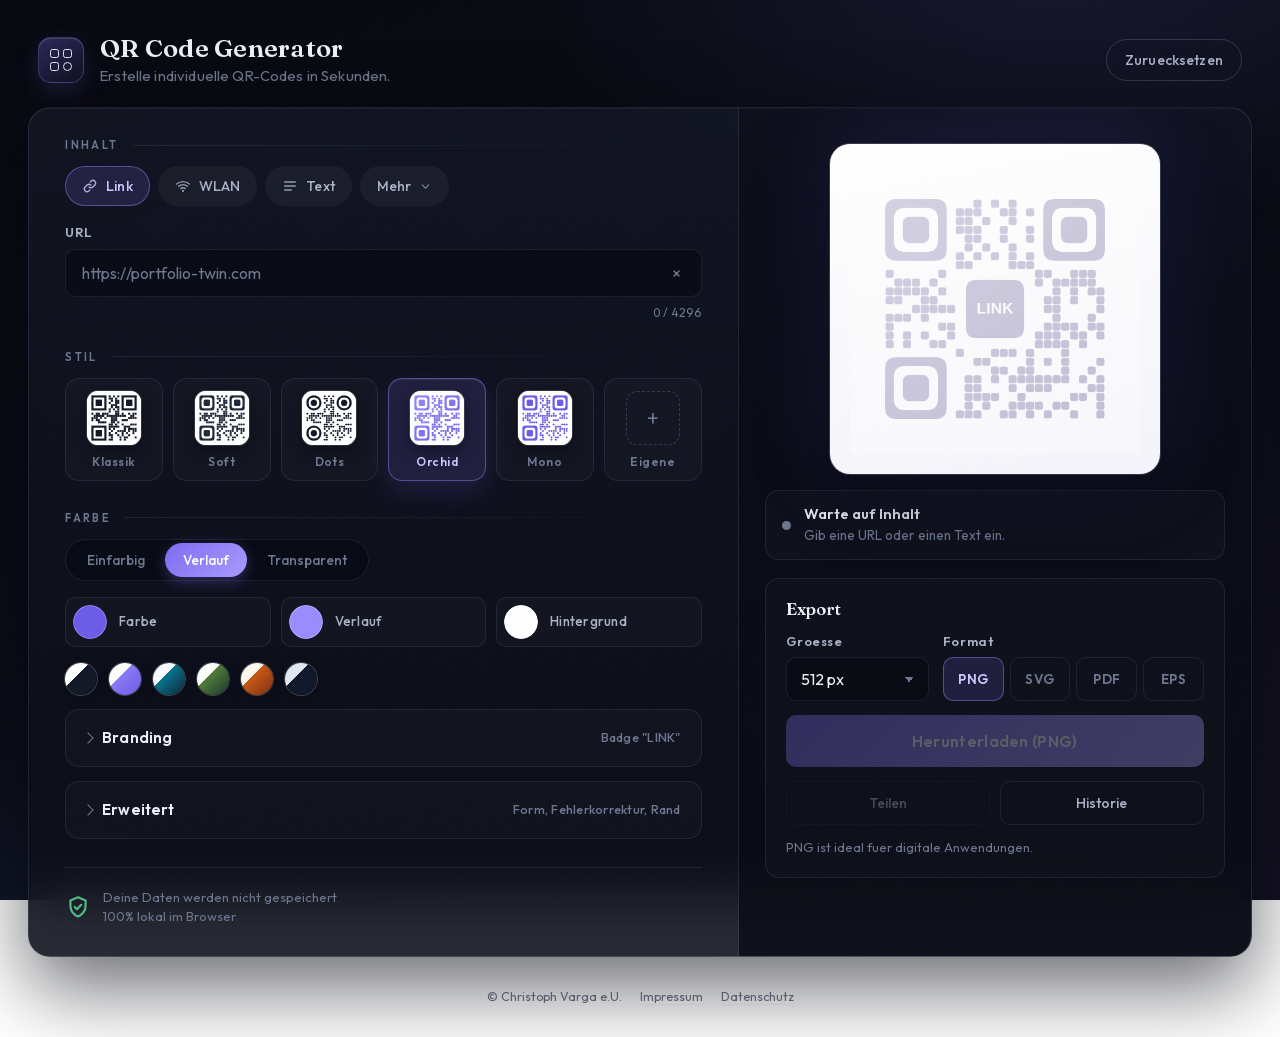
<file: index.html>
<!DOCTYPE html>
<html lang="de">

<head>
    <meta charset="UTF-8">
    <meta name="viewport" content="width=device-width, initial-scale=1.0">
    <meta http-equiv="Content-Security-Policy"
        content="default-src 'none'; script-src 'self' https://analytics.varga.media; style-src 'self' 'unsafe-inline'; font-src 'self'; img-src 'self' data: blob:; connect-src https://analytics.varga.media;">
    <title>QR-Code Generator – kostenlos QR-Codes erstellen | varga.media</title>
    <meta name="description"
        content="QR-Codes fuer Links, WLAN, vCard, E-Mail und mehr kostenlos erstellen — mit Farben, Logos und Stil-Presets. Laeuft komplett im Browser, ohne Anmeldung.">
    <meta name="robots" content="index, follow">
    <meta name="theme-color" content="#07080f">
    <link rel="canonical" href="https://qr.varga.media/">
    <meta property="og:type" content="website">
    <meta property="og:url" content="https://qr.varga.media/">
    <meta property="og:title" content="QR-Code Generator – kostenlos QR-Codes erstellen">
    <meta property="og:description"
        content="QR-Codes fuer Links, WLAN, vCard, E-Mail und mehr kostenlos erstellen — mit Farben, Logos und Stil-Presets. Laeuft komplett im Browser, ohne Anmeldung.">
    <meta property="og:site_name" content="varga.media">
    <meta property="og:locale" content="de_AT">
    <meta property="og:image" content="https://qr.varga.media/og-image.png">
    <meta property="og:image:width" content="1200">
    <meta property="og:image:height" content="630">
    <meta property="og:image:alt" content="QR-Code Generator — kostenlos und privat, qr.varga.media">
    <meta name="twitter:card" content="summary_large_image">
    <meta name="twitter:title" content="QR-Code Generator – kostenlos QR-Codes erstellen">
    <meta name="twitter:description"
        content="QR-Codes fuer Links, WLAN, vCard, E-Mail und mehr kostenlos erstellen — komplett im Browser, ohne Anmeldung.">
    <meta name="twitter:image" content="https://qr.varga.media/og-image.png">
    <script type="application/ld+json">
    {
        "@context": "https://schema.org",
        "@type": "WebApplication",
        "name": "QR-Code Generator",
        "url": "https://qr.varga.media/",
        "description": "Kostenloser QR-Code-Generator fuer Links, WLAN-Zugangsdaten, Text, E-Mail, Telefon, SMS, vCard und PayPal. Alle QR-Codes werden client-seitig im Browser erzeugt — keine Anmeldung, keine Datenuebertragung an Server.",
        "applicationCategory": "UtilitiesApplication",
        "operatingSystem": "Any",
        "browserRequirements": "Requires JavaScript",
        "inLanguage": "de",
        "isAccessibleForFree": true,
        "offers": { "@type": "Offer", "price": "0", "priceCurrency": "EUR" },
        "featureList": [
            "QR-Codes fuer Links, WLAN, Text, E-Mail, Telefon, SMS, vCard und PayPal",
            "Farben, Logos, Stil-Presets und Themes",
            "Export als PNG, SVG und JPEG",
            "Scan-Check fuer Lesbarkeit",
            "100% client-seitig, keine Anmeldung"
        ],
        "publisher": { "@type": "Organization", "name": "Varga Media", "url": "https://varga.media" }
    }
    </script>
    <script defer src="https://analytics.varga.media/script.js" data-website-id="8734d0e4-54a9-4abb-8719-5ed99592fc8d"></script>
    <link rel="icon" type="image/svg+xml" href="favicon.svg">
    <link rel="stylesheet" href="fonts/fonts.css">
    <link rel="stylesheet" href="styles.css?v=2.4.0">
</head>

<body data-theme="orchid">
    <noscript>
        <div class="noscript-warning">
            Diese App benoetigt JavaScript. Bitte aktiviere JavaScript in deinem Browser.
        </div>
    </noscript>

    <div class="page-frame">
        <header class="topbar">
            <div class="brand-header">
                <div class="brand-mark" aria-hidden="true">
                    <span></span><span></span><span></span><span></span>
                </div>
                <div>
                    <h1>QR Code Generator</h1>
                    <p class="subtitle">Erstelle individuelle QR-Codes in Sekunden.</p>
                </div>
            </div>
            <div class="top-actions">
                <button id="resetBtn" class="secondary-btn" type="button">Zuruecksetzen</button>
            </div>
        </header>

        <main class="app-shell">
            <section class="panel controls-panel" aria-label="QR-Code Einstellungen">
                <div id="errorMessage" class="error-message" role="alert" aria-live="assertive" hidden></div>

                <h2 class="section-title">Inhalt</h2>

                <div class="type-row" role="tablist" aria-label="QR-Code Typ">
                    <button class="tab type-chip active" type="button" data-tab="link" role="tab" id="tab-link"
                        aria-selected="true" aria-controls="linkTab" tabindex="0">
                        <svg class="chip-icon" viewBox="0 0 24 24" aria-hidden="true"><path d="M10.6 13.4a4 4 0 0 0 5.7 0l3-3a4 4 0 0 0-5.7-5.7l-1.2 1.2" fill="none" stroke="currentColor" stroke-width="2" stroke-linecap="round"/><path d="M13.4 10.6a4 4 0 0 0-5.7 0l-3 3a4 4 0 0 0 5.7 5.7l1.2-1.2" fill="none" stroke="currentColor" stroke-width="2" stroke-linecap="round"/></svg>
                        Link
                    </button>
                    <button class="tab type-chip" type="button" data-tab="wifi" role="tab" id="tab-wifi"
                        aria-selected="false" aria-controls="wifiTab" tabindex="-1">
                        <svg class="chip-icon" viewBox="0 0 24 24" aria-hidden="true"><path d="M2.5 9a14.5 14.5 0 0 1 19 0M5.5 12.5a10 10 0 0 1 13 0M8.5 16a5.5 5.5 0 0 1 7 0" fill="none" stroke="currentColor" stroke-width="2" stroke-linecap="round"/><circle cx="12" cy="19.4" r="1.6" fill="currentColor"/></svg>
                        WLAN
                    </button>
                    <button class="tab type-chip" type="button" data-tab="text" role="tab" id="tab-text"
                        aria-selected="false" aria-controls="textTab" tabindex="-1">
                        <svg class="chip-icon" viewBox="0 0 24 24" aria-hidden="true"><path d="M4 6h16M4 12h16M4 18h10" fill="none" stroke="currentColor" stroke-width="2" stroke-linecap="round"/></svg>
                        Text
                    </button>
                    <div class="more-wrap">
                        <button id="moreTypesBtn" class="type-chip more-chip" type="button" aria-haspopup="menu"
                            aria-expanded="false" aria-controls="moreTypesMenu">
                            <span id="moreTypesLabel">Mehr</span>
                            <svg class="chip-caret" viewBox="0 0 24 24" aria-hidden="true"><path d="m6 9 6 6 6-6" fill="none" stroke="currentColor" stroke-width="2" stroke-linecap="round"/></svg>
                        </button>
                        <div id="moreTypesMenu" class="more-menu" hidden>
                            <button class="tab menu-item" type="button" data-tab="email" role="tab" id="tab-email"
                                aria-selected="false" aria-controls="emailTab" tabindex="-1">E-Mail</button>
                            <button class="tab menu-item" type="button" data-tab="phone" role="tab" id="tab-phone"
                                aria-selected="false" aria-controls="phoneTab" tabindex="-1">Telefon</button>
                            <button class="tab menu-item" type="button" data-tab="sms" role="tab" id="tab-sms"
                                aria-selected="false" aria-controls="smsTab" tabindex="-1">SMS</button>
                            <button class="tab menu-item" type="button" data-tab="vcard" role="tab" id="tab-vcard"
                                aria-selected="false" aria-controls="vcardTab" tabindex="-1">vCard</button>
                            <button class="tab menu-item" type="button" data-tab="paypal" role="tab" id="tab-paypal"
                                aria-selected="false" aria-controls="paypalTab" tabindex="-1">PayPal</button>
                            <button class="tab menu-item" type="button" data-tab="more" role="tab" id="tab-more"
                                aria-selected="false" aria-controls="moreTab" tabindex="-1">Eigener Inhalt</button>
                        </div>
                    </div>
                </div>

                <div class="input-area">
                    <div id="linkTab" class="tab-content active" role="tabpanel" aria-labelledby="tab-link">
                        <label for="qrText">URL</label>
                        <div class="field-with-action">
                            <input type="text" id="qrText" placeholder="https://portfolio-twin.com" maxlength="4296"
                                autocomplete="url">
                            <button class="clear-field" type="button" data-clear="qrText" aria-label="URL leeren">&times;</button>
                        </div>
                        <div class="input-meta">
                            <div id="typeSuggestion" class="type-suggestion" hidden>
                                <span id="typeSuggestionText"></span>
                                <button id="typeSuggestionBtn" type="button">Uebernehmen</button>
                            </div>
                            <div class="character-count"><span id="charCount">0</span> / 4296</div>
                        </div>
                    </div>

                    <div id="wifiTab" class="tab-content" role="tabpanel" aria-labelledby="tab-wifi">
                        <div class="input-grid">
                            <div class="input-group wide">
                                <label for="wifiSsid">Netzwerkname (SSID)</label>
                                <input type="text" id="wifiSsid" placeholder="Mein-WLAN" maxlength="32">
                            </div>
                            <div class="input-group">
                                <label for="wifiPassword">Passwort</label>
                                <input type="password" id="wifiPassword" placeholder="Passwort" maxlength="63">
                            </div>
                            <div class="input-group">
                                <label for="wifiSecurity">Verschluesselung</label>
                                <select id="wifiSecurity">
                                    <option value="WPA">WPA/WPA2</option>
                                    <option value="WEP">WEP</option>
                                    <option value="nopass">Keine</option>
                                </select>
                            </div>
                        </div>
                        <label class="toggle-row" for="wifiHidden">
                            <input type="checkbox" id="wifiHidden">
                            <span>Verstecktes Netzwerk</span>
                        </label>
                    </div>

                    <div id="textTab" class="tab-content" role="tabpanel" aria-labelledby="tab-text">
                        <label for="plainText">Text</label>
                        <textarea id="plainText" placeholder="Freier Text, Notizen oder kurze Informationen..."
                            maxlength="4296"></textarea>
                    </div>

                    <div id="emailTab" class="tab-content" role="tabpanel" aria-labelledby="tab-email">
                        <div class="input-grid">
                            <div class="input-group wide">
                                <label for="emailTo">Empfaenger</label>
                                <input type="email" id="emailTo" placeholder="name@example.com">
                            </div>
                            <div class="input-group wide">
                                <label for="emailSubject">Betreff</label>
                                <input type="text" id="emailSubject" placeholder="Betreff">
                            </div>
                            <div class="input-group wide">
                                <label for="emailBody">Nachricht</label>
                                <textarea id="emailBody" placeholder="Nachrichtentext"></textarea>
                            </div>
                        </div>
                    </div>

                    <div id="phoneTab" class="tab-content" role="tabpanel" aria-labelledby="tab-phone">
                        <label for="phoneNumber">Telefonnummer</label>
                        <input type="tel" id="phoneNumber" placeholder="+43 660 0000000">
                    </div>

                    <div id="smsTab" class="tab-content" role="tabpanel" aria-labelledby="tab-sms">
                        <div class="input-grid">
                            <div class="input-group wide">
                                <label for="smsPhone">Telefonnummer</label>
                                <input type="tel" id="smsPhone" placeholder="+43 660 0000000">
                            </div>
                            <div class="input-group wide">
                                <label for="smsMessage">SMS Text</label>
                                <textarea id="smsMessage" placeholder="Kurze Nachricht"></textarea>
                            </div>
                        </div>
                    </div>

                    <div id="vcardTab" class="tab-content" role="tabpanel" aria-labelledby="tab-vcard">
                        <div class="input-grid">
                            <div class="input-group">
                                <label for="vcardFirst">Vorname</label>
                                <input type="text" id="vcardFirst" placeholder="Max">
                            </div>
                            <div class="input-group">
                                <label for="vcardLast">Nachname</label>
                                <input type="text" id="vcardLast" placeholder="Mustermann">
                            </div>
                            <div class="input-group">
                                <label for="vcardOrg">Organisation</label>
                                <input type="text" id="vcardOrg" placeholder="Firma">
                            </div>
                            <div class="input-group">
                                <label for="vcardPhone">Telefon</label>
                                <input type="tel" id="vcardPhone" placeholder="+43 660 0000000">
                            </div>
                            <div class="input-group">
                                <label for="vcardEmail">E-Mail</label>
                                <input type="email" id="vcardEmail" placeholder="name@example.com">
                            </div>
                            <div class="input-group">
                                <label for="vcardUrl">Website</label>
                                <input type="url" id="vcardUrl" placeholder="https://example.com">
                            </div>
                        </div>
                    </div>

                    <div id="paypalTab" class="tab-content" role="tabpanel" aria-labelledby="tab-paypal">
                        <div class="input-grid">
                            <div class="input-group">
                                <label for="paypalHandle">PayPal.me Name</label>
                                <input type="text" id="paypalHandle" placeholder="username">
                            </div>
                            <div class="input-group">
                                <label for="paypalAmount">Betrag optional</label>
                                <input type="text" id="paypalAmount" inputmode="decimal" placeholder="25.00">
                            </div>
                        </div>
                    </div>

                    <div id="moreTab" class="tab-content" role="tabpanel" aria-labelledby="tab-more">
                        <label for="customPayload">Eigener QR-Inhalt</label>
                        <textarea id="customPayload" placeholder="mailto:, geo:, calendar text, crypto address, etc."
                            maxlength="4296"></textarea>
                    </div>
                </div>

                <h2 class="section-title">Stil</h2>
                <div id="stylePresets" class="preset-grid" role="group" aria-label="Stil-Presets"></div>

                <h2 class="section-title">Farbe</h2>
                <div class="color-block">
                    <div class="mode-segment" role="group" aria-label="Farbmodus">
                        <button class="mode-btn" type="button" data-color-mode="solid">Einfarbig</button>
                        <button class="mode-btn active" type="button" data-color-mode="gradient">Verlauf</button>
                        <button class="mode-btn" type="button" data-color-mode="transparent">Transparent</button>
                    </div>
                    <div class="swatch-row">
                        <label class="swatch-field" title="Vordergrund">
                            <input type="color" id="fgColor" value="#6c5ce7">
                            <span class="swatch-name">Farbe</span>
                        </label>
                        <label class="swatch-field" id="gradientField" title="Verlaufsfarbe">
                            <input type="color" id="gradientColor" value="#9a8cff">
                            <span class="swatch-name">Verlauf</span>
                        </label>
                        <label class="swatch-field" id="bgField" title="Hintergrund">
                            <input type="color" id="bgColor" value="#ffffff">
                            <span class="swatch-name">Hintergrund</span>
                        </label>
                    </div>
                    <div id="colorSwatches" class="pair-row" role="group" aria-label="Farb-Vorlagen"></div>
                </div>

                <details class="accordion-card" id="brandingDetails">
                    <summary>
                        <span class="summary-title">Branding</span>
                        <span id="brandingSummary" class="summary-state">Badge aktiv</span>
                    </summary>
                    <div class="accordion-body">
                        <label class="toggle-row" for="useBadge">
                            <input type="checkbox" id="useBadge" checked>
                            <span>Mitte-Badge anzeigen</span>
                        </label>
                        <div id="badgeOptions" class="input-grid badge-options">
                            <div class="input-group">
                                <label for="badgeText">Badge Text</label>
                                <input type="text" id="badgeText" value="LINK" maxlength="6">
                            </div>
                        </div>
                        <label class="toggle-row" for="logoEnabled">
                            <input type="checkbox" id="logoEnabled">
                            <span>Logo hinzufuegen</span>
                        </label>
                        <div id="logoOptions" class="logo-options" hidden>
                            <div class="file-upload">
                                <input type="file" id="logoInput" accept="image/png,image/jpeg,image/gif,image/webp">
                                <div class="file-upload-btn">Logo auswaehlen (PNG/JPG/WebP)</div>
                            </div>
                            <div id="logoName" class="logo-name-display">Kein Logo ausgewaehlt</div>
                            <div class="input-group">
                                <label for="logoSize">Logo Groesse: <span id="logoSizeVal">20%</span></label>
                                <input type="range" id="logoSize" min="8" max="30" value="20">
                            </div>
                            <p id="eccNote" class="field-note" hidden>Fehlerkorrektur automatisch auf Hoch (30%) erhoeht.</p>
                        </div>
                    </div>
                </details>

                <details class="accordion-card" id="advancedDetails">
                    <summary>
                        <span class="summary-title">Erweitert</span>
                        <span class="summary-state">Form, Fehlerkorrektur, Rand</span>
                    </summary>
                    <div class="accordion-body">
                        <div class="input-grid">
                            <div class="input-group">
                                <label for="qrStyle">Modulform</label>
                                <select id="qrStyle">
                                    <option value="square">Klassisch</option>
                                    <option value="rounded" selected>Abgerundet</option>
                                    <option value="dots">Punkte</option>
                                    <option value="classy">Soft</option>
                                </select>
                            </div>
                            <div class="input-group">
                                <label for="finderStyle">Augenform</label>
                                <select id="finderStyle">
                                    <option value="square">Klassisch</option>
                                    <option value="rounded" selected>Abgerundet</option>
                                    <option value="circle">Kreise</option>
                                </select>
                            </div>
                            <div class="input-group">
                                <label for="eccLevel">Fehlerkorrektur</label>
                                <select id="eccLevel">
                                    <option value="auto" selected>Auto (empfohlen)</option>
                                    <option value="L">Niedrig (7%)</option>
                                    <option value="M">Mittel (15%)</option>
                                    <option value="Q">Hoch (25%)</option>
                                    <option value="H">Sehr hoch (30%)</option>
                                </select>
                            </div>
                            <div class="input-group">
                                <label for="quietZone">Rand</label>
                                <select id="quietZone">
                                    <option value="2">Kompakt</option>
                                    <option value="4" selected>Standard</option>
                                    <option value="6">Gross</option>
                                </select>
                            </div>
                            <div class="input-group">
                                <label for="gradientType">Verlaufstyp</label>
                                <select id="gradientType">
                                    <option value="linear" selected>Linear</option>
                                    <option value="radial">Radial</option>
                                </select>
                            </div>
                            <div class="input-group">
                                <label for="moduleScale">Modul-Fuellung: <span id="moduleScaleVal">92%</span></label>
                                <input type="range" id="moduleScale" min="65" max="100" value="92">
                            </div>
                        </div>
                    </div>
                </details>

                <footer class="privacy-note">
                    <svg viewBox="0 0 24 24" aria-hidden="true" class="privacy-icon"><path d="M12 3 5 6v5c0 4.4 3 8.4 7 9.7 4-1.3 7-5.3 7-9.7V6l-7-3Z" fill="none" stroke="currentColor" stroke-width="2" stroke-linejoin="round"/><path d="m9 12 2 2 4-4" fill="none" stroke="currentColor" stroke-width="2" stroke-linecap="round" stroke-linejoin="round"/></svg>
                    <p>Deine Daten werden nicht gespeichert<br>100% lokal im Browser</p>
                </footer>
            </section>

            <section class="panel preview-panel" aria-label="QR-Code Vorschau">
                <div class="preview-stack">
                    <div id="qrcode" aria-label="QR-Code Ausgabebereich"></div>

                    <div class="status-card" id="statusCard" data-state="idle">
                        <span class="status-dot" aria-hidden="true"></span>
                        <div>
                            <strong id="statusText">Warte auf Inhalt</strong>
                            <p id="statusSubtext">Gib oben einen Inhalt ein - die Vorschau aktualisiert sich live.</p>
                        </div>
                    </div>
                </div>

                <div class="download-panel">
                    <div class="section-label">Export</div>
                    <div class="export-row">
                        <div class="input-group">
                            <label for="pixelSize">Groesse</label>
                            <select id="pixelSize">
                                <option value="256">256 px</option>
                                <option value="512" selected>512 px</option>
                                <option value="1024">1024 px</option>
                                <option value="2048">2048 px</option>
                            </select>
                        </div>
                        <div class="input-group">
                            <span class="input-label">Format</span>
                            <div class="format-grid" aria-label="Downloadformat">
                                <button class="format-btn active" type="button" data-format="png">PNG</button>
                                <button class="format-btn" type="button" data-format="svg">SVG</button>
                                <button class="format-btn" type="button" data-format="pdf">PDF</button>
                                <button class="format-btn" type="button" data-format="eps">EPS</button>
                            </div>
                        </div>
                    </div>
                    <button id="downloadBtn" type="button" disabled>Herunterladen (PNG)</button>
                    <div class="secondary-actions">
                        <button id="shareBtn" class="ghost-btn" type="button">Teilen</button>
                        <button id="historyToggle" class="ghost-btn" type="button">Historie</button>
                    </div>
                    <p id="formatHint" class="format-hint">PNG ist ideal fuer digitale Anwendungen.</p>
                </div>

                <aside id="historyDrawer" class="history-drawer" hidden>
                    <div class="history-head">
                        <strong>Export-Historie</strong>
                        <button id="clearHistoryBtn" type="button">Leeren</button>
                    </div>
                    <ul id="historyList"></ul>
                </aside>
            </section>
        </main>

        <footer class="legal-footer">
            <span>&copy; Christoph Varga e.U.</span>
            <a href="https://varga.media/impressum" target="_blank" rel="noopener">Impressum</a>
            <a href="https://varga.media/datenschutz" target="_blank" rel="noopener">Datenschutz</a>
        </footer>
    </div>

    <div id="undoToast" class="undo-toast" hidden>
        <span>Einstellungen zurueckgesetzt.</span>
        <button id="undoResetBtn" type="button">Rueckgaengig</button>
    </div>

    <script src="vendor/qrcode.min.js"></script>
    <script src="script.js?v=2.2.1"></script>
</body>

</html>
</file>
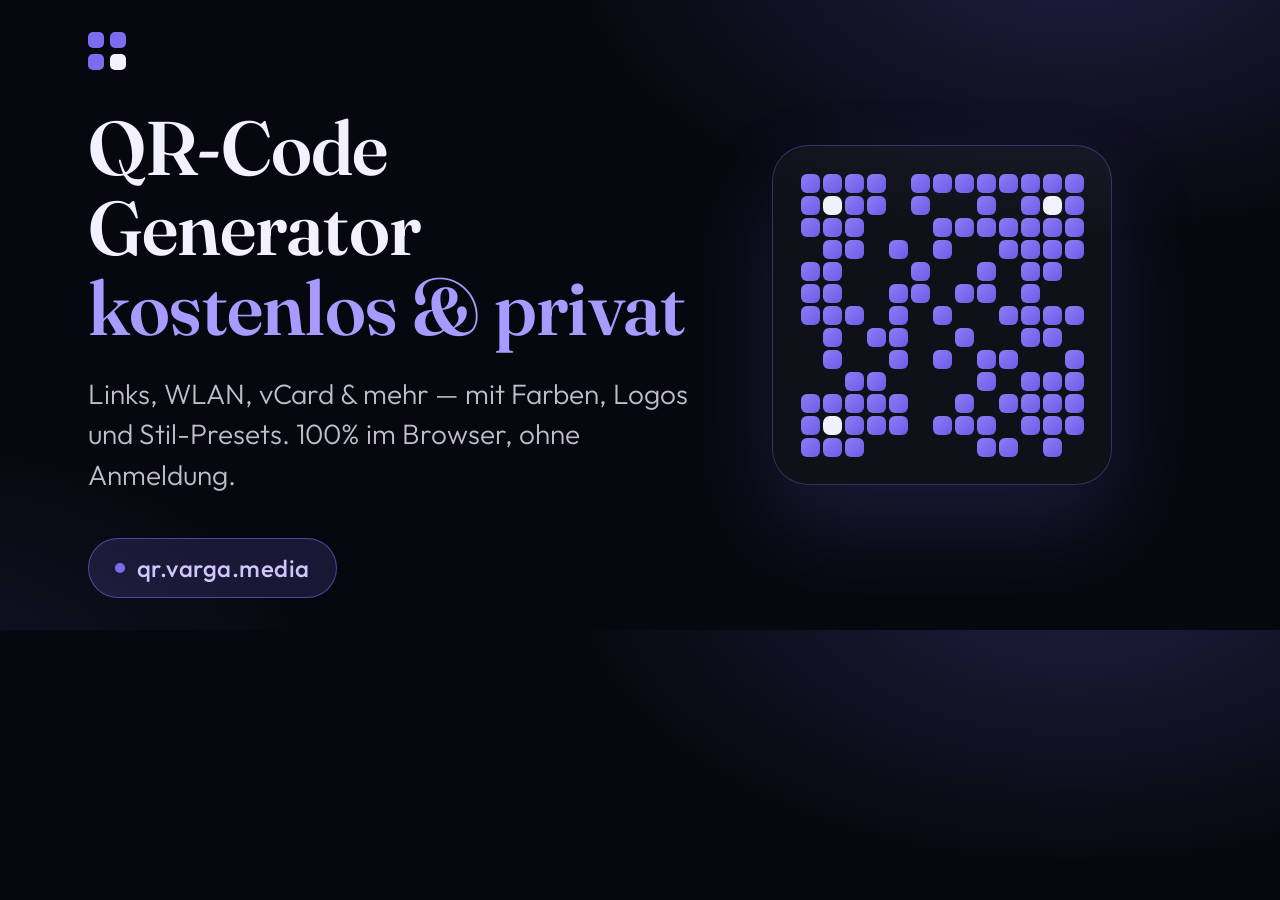
<file: og-template.html>
<!DOCTYPE html>
<html lang="de">
<head>
<meta charset="UTF-8">
<link rel="preconnect" href="https://fonts.googleapis.com">
<link rel="preconnect" href="https://fonts.gstatic.com" crossorigin>
<link href="https://fonts.googleapis.com/css2?family=Outfit:wght@300;400;500;600;700&family=Fraunces:opsz,wght@9..144,400;9..144,500;9..144,600&display=swap" rel="stylesheet">
<style>
    * { margin: 0; padding: 0; box-sizing: border-box; }
    body {
        width: 1200px; height: 630px; overflow: hidden;
        font-family: 'Outfit', sans-serif;
        color: #f4f1ff;
        background:
            radial-gradient(820px 480px at 84% -10%, rgba(124, 108, 240, 0.22), transparent 62%),
            radial-gradient(700px 420px at -8% 110%, rgba(124, 108, 240, 0.12), transparent 60%),
            #07080f;
        display: flex; align-items: center; justify-content: space-between;
        padding: 0 88px;
        position: relative;
    }
    .left { max-width: 640px; }
    .brand-mark {
        display: grid; grid-template-columns: repeat(2, 16px); gap: 6px;
        margin-bottom: 38px;
    }
    .brand-mark span {
        width: 16px; height: 16px; border-radius: 5px; background: #7c6cf0;
    }
    .brand-mark span:nth-child(4) { background: #f4f1ff; }
    h1 {
        font-family: 'Fraunces', serif;
        font-size: 76px; font-weight: 600; line-height: 1.05;
        letter-spacing: -0.01em; margin-bottom: 26px;
    }
    h1 em { font-style: normal; color: #a89bff; }
    p.sub {
        font-size: 28px; font-weight: 300; line-height: 1.45;
        color: rgba(244, 241, 255, 0.78); margin-bottom: 42px;
    }
    .chip {
        display: inline-flex; align-items: center; gap: 12px;
        font-size: 24px; font-weight: 500; letter-spacing: 0.02em;
        padding: 14px 26px; border-radius: 999px;
        background: rgba(124, 108, 240, 0.16);
        border: 1.5px solid rgba(124, 108, 240, 0.55);
        color: #cfc6ff;
    }
    .chip .dot { width: 10px; height: 10px; border-radius: 50%; background: #7c6cf0; }
    .qr-wrap {
        width: 340px; height: 340px; flex-shrink: 0;
        background: rgba(244, 241, 255, 0.04);
        border: 1.5px solid rgba(124, 108, 240, 0.35);
        border-radius: 36px;
        display: flex; align-items: center; justify-content: center;
        box-shadow: 0 40px 90px rgba(124, 108, 240, 0.18);
    }
    .qr { display: grid; grid-template-columns: repeat(13, 19px); grid-auto-rows: 19px; gap: 3px; }
    .qr i { border-radius: 6px; }
    .qr i.on { background: linear-gradient(135deg, #8d7df5, #6c5ce7); }
    .qr i.eye { background: #f4f1ff; border-radius: 7px; }
</style>
</head>
<body>
    <div class="left">
        <div class="brand-mark"><span></span><span></span><span></span><span></span></div>
        <h1>QR-Code Generator<br><em>kostenlos &amp; privat</em></h1>
        <p class="sub">Links, WLAN, vCard &amp; mehr — mit Farben, Logos und Stil-Presets. 100% im Browser, ohne Anmeldung.</p>
        <div class="chip"><span class="dot"></span>qr.varga.media</div>
    </div>
    <div class="qr-wrap"><div class="qr" id="qr"></div></div>
    <script>
        // Deterministic decorative QR-like pattern with finder eyes.
        const N = 13, grid = document.getElementById('qr');
        const eye = (r, c) => (r < 3 && c < 3) || (r < 3 && c >= N - 3) || (r >= N - 3 && c < 3);
        const eyeCore = (r, c) => (r === 1 && c === 1) || (r === 1 && c === N - 2) || (r === N - 2 && c === 1);
        let seed = 7;
        const rnd = () => (seed = (seed * 1103515245 + 12345) % 2147483648) / 2147483648;
        for (let r = 0; r < N; r++) for (let c = 0; c < N; c++) {
            const cell = document.createElement('i');
            if (eyeCore(r, c)) cell.className = 'eye';
            else if (eye(r, c)) cell.className = 'on';
            else cell.className = rnd() > 0.45 ? 'on' : '';
            grid.appendChild(cell);
        }
    </script>
</body>
</html>
</file>
<file: fonts/fonts.css>
/* latin-ext */
@font-face {
  font-family: 'Fraunces';
  font-style: normal;
  font-weight: 400;
  font-display: swap;
  src: url(fraunces-latin-ext-ed6f8e85.woff2) format('woff2');
  unicode-range: U+0100-02BA, U+02BD-02C5, U+02C7-02CC, U+02CE-02D7, U+02DD-02FF, U+0304, U+0308, U+0329, U+1D00-1DBF, U+1E00-1E9F, U+1EF2-1EFF, U+2020, U+20A0-20AB, U+20AD-20C0, U+2113, U+2C60-2C7F, U+A720-A7FF;
}
/* latin */
@font-face {
  font-family: 'Fraunces';
  font-style: normal;
  font-weight: 400;
  font-display: swap;
  src: url(fraunces-latin-9e509503.woff2) format('woff2');
  unicode-range: U+0000-00FF, U+0131, U+0152-0153, U+02BB-02BC, U+02C6, U+02DA, U+02DC, U+0304, U+0308, U+0329, U+2000-206F, U+20AC, U+2122, U+2191, U+2193, U+2212, U+2215, U+FEFF, U+FFFD;
}
/* latin-ext */
@font-face {
  font-family: 'Fraunces';
  font-style: normal;
  font-weight: 500;
  font-display: swap;
  src: url(fraunces-latin-ext-ed6f8e85.woff2) format('woff2');
  unicode-range: U+0100-02BA, U+02BD-02C5, U+02C7-02CC, U+02CE-02D7, U+02DD-02FF, U+0304, U+0308, U+0329, U+1D00-1DBF, U+1E00-1E9F, U+1EF2-1EFF, U+2020, U+20A0-20AB, U+20AD-20C0, U+2113, U+2C60-2C7F, U+A720-A7FF;
}
/* latin */
@font-face {
  font-family: 'Fraunces';
  font-style: normal;
  font-weight: 500;
  font-display: swap;
  src: url(fraunces-latin-9e509503.woff2) format('woff2');
  unicode-range: U+0000-00FF, U+0131, U+0152-0153, U+02BB-02BC, U+02C6, U+02DA, U+02DC, U+0304, U+0308, U+0329, U+2000-206F, U+20AC, U+2122, U+2191, U+2193, U+2212, U+2215, U+FEFF, U+FFFD;
}
/* latin-ext */
@font-face {
  font-family: 'Fraunces';
  font-style: normal;
  font-weight: 600;
  font-display: swap;
  src: url(fraunces-latin-ext-ed6f8e85.woff2) format('woff2');
  unicode-range: U+0100-02BA, U+02BD-02C5, U+02C7-02CC, U+02CE-02D7, U+02DD-02FF, U+0304, U+0308, U+0329, U+1D00-1DBF, U+1E00-1E9F, U+1EF2-1EFF, U+2020, U+20A0-20AB, U+20AD-20C0, U+2113, U+2C60-2C7F, U+A720-A7FF;
}
/* latin */
@font-face {
  font-family: 'Fraunces';
  font-style: normal;
  font-weight: 600;
  font-display: swap;
  src: url(fraunces-latin-9e509503.woff2) format('woff2');
  unicode-range: U+0000-00FF, U+0131, U+0152-0153, U+02BB-02BC, U+02C6, U+02DA, U+02DC, U+0304, U+0308, U+0329, U+2000-206F, U+20AC, U+2122, U+2191, U+2193, U+2212, U+2215, U+FEFF, U+FFFD;
}
/* latin-ext */
@font-face {
  font-family: 'Outfit';
  font-style: normal;
  font-weight: 300;
  font-display: swap;
  src: url(outfit-latin-ext-74499760.woff2) format('woff2');
  unicode-range: U+0100-02BA, U+02BD-02C5, U+02C7-02CC, U+02CE-02D7, U+02DD-02FF, U+0304, U+0308, U+0329, U+1D00-1DBF, U+1E00-1E9F, U+1EF2-1EFF, U+2020, U+20A0-20AB, U+20AD-20C0, U+2113, U+2C60-2C7F, U+A720-A7FF;
}
/* latin */
@font-face {
  font-family: 'Outfit';
  font-style: normal;
  font-weight: 300;
  font-display: swap;
  src: url(outfit-latin-ebadd8b7.woff2) format('woff2');
  unicode-range: U+0000-00FF, U+0131, U+0152-0153, U+02BB-02BC, U+02C6, U+02DA, U+02DC, U+0304, U+0308, U+0329, U+2000-206F, U+20AC, U+2122, U+2191, U+2193, U+2212, U+2215, U+FEFF, U+FFFD;
}
/* latin-ext */
@font-face {
  font-family: 'Outfit';
  font-style: normal;
  font-weight: 400;
  font-display: swap;
  src: url(outfit-latin-ext-74499760.woff2) format('woff2');
  unicode-range: U+0100-02BA, U+02BD-02C5, U+02C7-02CC, U+02CE-02D7, U+02DD-02FF, U+0304, U+0308, U+0329, U+1D00-1DBF, U+1E00-1E9F, U+1EF2-1EFF, U+2020, U+20A0-20AB, U+20AD-20C0, U+2113, U+2C60-2C7F, U+A720-A7FF;
}
/* latin */
@font-face {
  font-family: 'Outfit';
  font-style: normal;
  font-weight: 400;
  font-display: swap;
  src: url(outfit-latin-ebadd8b7.woff2) format('woff2');
  unicode-range: U+0000-00FF, U+0131, U+0152-0153, U+02BB-02BC, U+02C6, U+02DA, U+02DC, U+0304, U+0308, U+0329, U+2000-206F, U+20AC, U+2122, U+2191, U+2193, U+2212, U+2215, U+FEFF, U+FFFD;
}
/* latin-ext */
@font-face {
  font-family: 'Outfit';
  font-style: normal;
  font-weight: 500;
  font-display: swap;
  src: url(outfit-latin-ext-74499760.woff2) format('woff2');
  unicode-range: U+0100-02BA, U+02BD-02C5, U+02C7-02CC, U+02CE-02D7, U+02DD-02FF, U+0304, U+0308, U+0329, U+1D00-1DBF, U+1E00-1E9F, U+1EF2-1EFF, U+2020, U+20A0-20AB, U+20AD-20C0, U+2113, U+2C60-2C7F, U+A720-A7FF;
}
/* latin */
@font-face {
  font-family: 'Outfit';
  font-style: normal;
  font-weight: 500;
  font-display: swap;
  src: url(outfit-latin-ebadd8b7.woff2) format('woff2');
  unicode-range: U+0000-00FF, U+0131, U+0152-0153, U+02BB-02BC, U+02C6, U+02DA, U+02DC, U+0304, U+0308, U+0329, U+2000-206F, U+20AC, U+2122, U+2191, U+2193, U+2212, U+2215, U+FEFF, U+FFFD;
}
/* latin-ext */
@font-face {
  font-family: 'Outfit';
  font-style: normal;
  font-weight: 600;
  font-display: swap;
  src: url(outfit-latin-ext-74499760.woff2) format('woff2');
  unicode-range: U+0100-02BA, U+02BD-02C5, U+02C7-02CC, U+02CE-02D7, U+02DD-02FF, U+0304, U+0308, U+0329, U+1D00-1DBF, U+1E00-1E9F, U+1EF2-1EFF, U+2020, U+20A0-20AB, U+20AD-20C0, U+2113, U+2C60-2C7F, U+A720-A7FF;
}
/* latin */
@font-face {
  font-family: 'Outfit';
  font-style: normal;
  font-weight: 600;
  font-display: swap;
  src: url(outfit-latin-ebadd8b7.woff2) format('woff2');
  unicode-range: U+0000-00FF, U+0131, U+0152-0153, U+02BB-02BC, U+02C6, U+02DA, U+02DC, U+0304, U+0308, U+0329, U+2000-206F, U+20AC, U+2122, U+2191, U+2193, U+2212, U+2215, U+FEFF, U+FFFD;
}
/* latin-ext */
@font-face {
  font-family: 'Outfit';
  font-style: normal;
  font-weight: 700;
  font-display: swap;
  src: url(outfit-latin-ext-74499760.woff2) format('woff2');
  unicode-range: U+0100-02BA, U+02BD-02C5, U+02C7-02CC, U+02CE-02D7, U+02DD-02FF, U+0304, U+0308, U+0329, U+1D00-1DBF, U+1E00-1E9F, U+1EF2-1EFF, U+2020, U+20A0-20AB, U+20AD-20C0, U+2113, U+2C60-2C7F, U+A720-A7FF;
}
/* latin */
@font-face {
  font-family: 'Outfit';
  font-style: normal;
  font-weight: 700;
  font-display: swap;
  src: url(outfit-latin-ebadd8b7.woff2) format('woff2');
  unicode-range: U+0000-00FF, U+0131, U+0152-0153, U+02BB-02BC, U+02C6, U+02DA, U+02DC, U+0304, U+0308, U+0329, U+2000-206F, U+20AC, U+2122, U+2191, U+2193, U+2212, U+2215, U+FEFF, U+FFFD;
}
</file>
<file: styles.css>
/* ============================================================
   QR Code Maker — "Fine Print Atelier" v2.2.0
   Dunkles, edles Studio-Finish: Fraunces Display + Outfit UI,
   Haarlinien statt Borders, Tiefe durch Glows + Korn.
   ============================================================ */

:root {
    /* Buehne */
    --bg-0: #07080f;
    --bg-1: #0a0c16;
    --bg-2: #10131f;

    /* Flaechen (immer transluzent, Tiefe via Hairline + Highlight) */
    --surface-1: rgba(255, 255, 255, 0.024);
    --surface-2: rgba(255, 255, 255, 0.045);
    --surface-3: rgba(255, 255, 255, 0.07);
    --hairline: rgba(173, 184, 214, 0.11);
    --hairline-strong: rgba(173, 184, 214, 0.22);
    --highlight: rgba(255, 255, 255, 0.055);

    /* Schrift */
    --text: #eef0f8;
    --text-2: #aab2c8;
    --text-3: #6e7790;

    /* Orchid */
    --accent: #7c6cf0;
    --accent-2: #a99bff;
    --accent-ink: #cfc7ff;
    --accent-soft: rgba(124, 108, 240, 0.16);
    --accent-ring: rgba(150, 134, 255, 0.45);

    --success: #5fe3a1;
    --warning: #ffd166;
    --danger: #ff7d96;

    --field: rgba(5, 8, 16, 0.55);

    --r-outer: 22px;
    --r-card: 14px;
    --r-ctl: 10px;

    --font-ui: 'Outfit', -apple-system, BlinkMacSystemFont, 'Segoe UI', sans-serif;
    --font-display: 'Fraunces', Georgia, serif;

    --shadow-pop: 0 30px 80px rgba(3, 5, 12, 0.6);
}

body[data-theme="orchid"] {
    --bg-0: #07080f;
}

* {
    box-sizing: border-box;
    margin: 0;
    padding: 0;
}

html {
    min-height: 100%;
}

body {
    min-height: 100vh;
    font-family: var(--font-ui);
    font-weight: 400;
    color: var(--text);
    background:
        radial-gradient(900px 480px at 82% -6%, rgba(124, 108, 240, 0.13), transparent 60%),
        radial-gradient(700px 420px at -8% 108%, rgba(64, 134, 244, 0.09), transparent 60%),
        linear-gradient(160deg, var(--bg-0), var(--bg-1) 55%, #131021);
    background-attachment: fixed;
    padding: clamp(16px, 2.2vw, 34px);
    -webkit-font-smoothing: antialiased;
}

/* Feines Korn ueber der ganzen Buehne */
body::after {
    content: '';
    position: fixed;
    inset: 0;
    z-index: 100;
    pointer-events: none;
    opacity: 0.05;
    background-image: url("data:image/svg+xml,%3Csvg xmlns='http://www.w3.org/2000/svg' width='160' height='160'%3E%3Cfilter id='n'%3E%3CfeTurbulence type='fractalNoise' baseFrequency='0.9' numOctaves='2'/%3E%3C/filter%3E%3Crect width='160' height='160' filter='url(%23n)' opacity='0.5'/%3E%3C/svg%3E");
}

button,
input,
textarea,
select {
    font: inherit;
    color: inherit;
}

button {
    cursor: pointer;
}

button[hidden],
[hidden] {
    display: none !important;
}

.page-frame {
    width: min(1380px, 100%);
    margin: 0 auto;
}

/* ------------------------------------------------------------
   Topbar
   ------------------------------------------------------------ */

.topbar {
    display: flex;
    align-items: center;
    justify-content: space-between;
    gap: 20px;
    padding: 6px 10px 22px;
}

.brand-header {
    display: flex;
    align-items: center;
    gap: 16px;
    min-width: 0;
}

.brand-mark {
    width: 46px;
    height: 46px;
    flex: 0 0 auto;
    border-radius: 13px;
    display: grid;
    grid-template-columns: repeat(2, 1fr);
    gap: 4px;
    padding: 11px;
    background:
        linear-gradient(145deg, rgba(124, 108, 240, 0.32), rgba(124, 108, 240, 0.08));
    border: 1px solid rgba(150, 134, 255, 0.28);
    box-shadow:
        inset 0 1px 0 rgba(255, 255, 255, 0.12),
        0 8px 24px rgba(124, 108, 240, 0.18);
}

.brand-mark span {
    border: 1.5px solid #e9e5ff;
    border-radius: 2.5px;
}

.brand-mark span:nth-child(4) {
    border-radius: 50%;
}

h1 {
    font-family: var(--font-display);
    font-size: clamp(1.45rem, 2vw, 1.8rem);
    font-weight: 520;
    letter-spacing: 0.01em;
    line-height: 1.1;
    margin-bottom: 4px;
}

.subtitle {
    color: var(--text-3);
    font-size: 0.92rem;
    font-weight: 400;
    letter-spacing: 0.01em;
}

.top-actions {
    display: flex;
    align-items: center;
    gap: 12px;
}

.secondary-btn {
    min-height: 42px;
    padding: 0 18px;
    border: 1px solid var(--hairline-strong);
    border-radius: 999px;
    background: transparent;
    color: var(--text-2);
    font-size: 0.88rem;
    font-weight: 500;
    letter-spacing: 0.01em;
    transition: color 160ms ease, border-color 160ms ease, background-color 160ms ease;
}

.secondary-btn:hover {
    color: var(--text);
    border-color: var(--accent-ring);
    background: var(--accent-soft);
}

/* ------------------------------------------------------------
   Shell
   ------------------------------------------------------------ */

.app-shell {
    display: grid;
    grid-template-columns: minmax(600px, 1.08fr) minmax(420px, 0.78fr);
    border: 1px solid var(--hairline);
    border-radius: var(--r-outer);
    overflow: hidden;
    background:
        radial-gradient(620px 380px at 86% 0%, rgba(124, 108, 240, 0.09), transparent 60%),
        linear-gradient(180deg, rgba(18, 22, 36, 0.82), rgba(10, 13, 23, 0.88));
    box-shadow:
        inset 0 1px 0 var(--highlight),
        var(--shadow-pop);
    backdrop-filter: blur(26px);
    -webkit-backdrop-filter: blur(26px);
    animation: shell-rise 600ms cubic-bezier(0.22, 1, 0.36, 1) both;
}

@keyframes shell-rise {
    from {
        opacity: 0;
        transform: translateY(10px);
    }
}

.panel {
    min-width: 0;
}

.controls-panel {
    padding: 30px 36px 30px;
    border-right: 1px solid var(--hairline);
}

.preview-panel {
    align-self: stretch;
    position: sticky;
    top: 0;
    max-height: 100vh;
    overflow-y: auto;
    display: flex;
    flex-direction: column;
    gap: 18px;
    padding: 30px 26px;
    background: linear-gradient(180deg, rgba(8, 10, 19, 0.5), rgba(8, 10, 19, 0.75));
}

/* ------------------------------------------------------------
   Meldungen
   ------------------------------------------------------------ */

.error-message {
    background: rgba(255, 125, 150, 0.09);
    border: 1px solid rgba(255, 125, 150, 0.32);
    color: #ffccd7;
    padding: 12px 16px;
    border-radius: var(--r-card);
    margin-bottom: 16px;
    font-size: 0.9rem;
    font-weight: 500;
}

.noscript-warning {
    background: #fff5ce;
    border: 2px solid #f0b429;
    color: #5b4300;
    padding: 18px;
    margin: 20px;
    border-radius: 12px;
    text-align: center;
    font-family: sans-serif;
    font-size: 1rem;
    font-weight: 700;
}

/* ------------------------------------------------------------
   Sektionstitel — feine Atelier-Marginalien
   ------------------------------------------------------------ */

.section-title {
    display: flex;
    align-items: center;
    gap: 14px;
    font-size: 0.68rem;
    font-weight: 600;
    letter-spacing: 0.22em;
    text-transform: uppercase;
    color: var(--text-3);
    margin: 30px 0 14px;
}

.section-title::after {
    content: '';
    flex: 1;
    height: 1px;
    background: linear-gradient(90deg, var(--hairline), transparent);
}

.section-title:first-of-type {
    margin-top: 0;
}

/* ------------------------------------------------------------
   Inhalt: Typ-Chips + Mehr-Menue
   ------------------------------------------------------------ */

.type-row {
    display: flex;
    align-items: center;
    gap: 8px;
    flex-wrap: wrap;
    margin-bottom: 18px;
}

.type-chip {
    display: inline-flex;
    align-items: center;
    gap: 8px;
    min-height: 40px;
    padding: 0 16px;
    border: 1px solid transparent;
    border-radius: 999px;
    background: var(--surface-2);
    color: var(--text-2);
    font-size: 0.88rem;
    font-weight: 500;
    letter-spacing: 0.01em;
    transition: background-color 160ms ease, color 160ms ease, border-color 160ms ease;
}

.type-chip:hover {
    color: var(--text);
    background: var(--surface-3);
}

.type-chip.active {
    background: var(--accent-soft);
    border-color: var(--accent-ring);
    color: var(--accent-ink);
}

.chip-icon {
    width: 16px;
    height: 16px;
    flex: 0 0 auto;
    opacity: 0.85;
}

.chip-caret {
    width: 13px;
    height: 13px;
    flex: 0 0 auto;
    opacity: 0.7;
    transition: transform 160ms ease;
}

.more-chip[aria-expanded="true"] .chip-caret {
    transform: rotate(180deg);
}

.more-wrap {
    position: relative;
}

.more-menu {
    position: absolute;
    top: calc(100% + 8px);
    left: 0;
    z-index: 30;
    min-width: 190px;
    display: grid;
    padding: 6px;
    border: 1px solid var(--hairline-strong);
    border-radius: var(--r-card);
    background: rgba(16, 19, 32, 0.97);
    box-shadow:
        inset 0 1px 0 var(--highlight),
        0 24px 60px rgba(3, 5, 12, 0.65);
    backdrop-filter: blur(20px);
    -webkit-backdrop-filter: blur(20px);
}

.menu-item {
    border: 0;
    border-radius: 9px;
    background: transparent;
    color: var(--text-2);
    text-align: left;
    padding: 10px 13px;
    font-size: 0.9rem;
    font-weight: 450;
    transition: background-color 120ms ease, color 120ms ease;
}

.menu-item:hover {
    background: var(--accent-soft);
    color: var(--text);
}

.menu-item.active {
    color: var(--accent-ink);
}

/* ------------------------------------------------------------
   Felder
   ------------------------------------------------------------ */

.input-area {
    margin-bottom: 6px;
}

.tab-content {
    display: none;
}

.tab-content.active {
    display: block;
    animation: content-fade 240ms ease both;
}

@keyframes content-fade {
    from {
        opacity: 0;
        transform: translateY(3px);
    }
}

.input-group {
    margin-bottom: 14px;
}

.input-group.wide {
    grid-column: 1 / -1;
}

.input-grid {
    display: grid;
    grid-template-columns: repeat(2, minmax(0, 1fr));
    gap: 0 14px;
}

label,
.input-label {
    display: block;
    color: var(--text-2);
    font-size: 0.8rem;
    font-weight: 550;
    letter-spacing: 0.04em;
    line-height: 1.3;
    margin-bottom: 8px;
}

input[type="text"],
input[type="email"],
input[type="tel"],
input[type="url"],
input[type="password"],
textarea,
select {
    width: 100%;
    min-height: 48px;
    border: 1px solid var(--hairline);
    border-radius: var(--r-ctl);
    background: var(--field);
    color: var(--text);
    font-weight: 400;
    padding: 12px 16px;
    outline: none;
    transition: border-color 160ms ease, box-shadow 160ms ease, background-color 160ms ease;
}

input::placeholder,
textarea::placeholder {
    color: var(--text-3);
}

textarea {
    min-height: 100px;
    resize: vertical;
    line-height: 1.5;
}

select {
    appearance: none;
    background-image:
        linear-gradient(45deg, transparent 50%, var(--text-3) 50%),
        linear-gradient(135deg, var(--text-3) 50%, transparent 50%);
    background-position:
        calc(100% - 19px) 21px,
        calc(100% - 14px) 21px;
    background-size: 5px 5px, 5px 5px;
    background-repeat: no-repeat;
    padding-right: 40px;
}

select:disabled {
    opacity: 0.4;
}

input:hover,
textarea:hover,
select:hover {
    border-color: var(--hairline-strong);
}

input:focus,
textarea:focus,
select:focus {
    border-color: var(--accent-ring);
    box-shadow: 0 0 0 3px rgba(124, 108, 240, 0.14);
    background-color: rgba(5, 8, 16, 0.75);
}

.field-with-action {
    position: relative;
}

.field-with-action input {
    padding-right: 48px;
}

.clear-field {
    position: absolute;
    right: 9px;
    top: 50%;
    width: 32px;
    height: 32px;
    border: 0;
    border-radius: 8px;
    background: transparent;
    color: var(--text-3);
    transform: translateY(-50%);
    font-size: 1.05rem;
    transition: color 120ms ease, background-color 120ms ease;
}

.clear-field:hover {
    color: var(--text);
    background: var(--surface-3);
}

.input-meta {
    display: flex;
    align-items: center;
    justify-content: space-between;
    gap: 12px;
    margin-top: 8px;
}

.character-count {
    color: var(--text-3);
    font-size: 0.75rem;
    font-variant-numeric: tabular-nums;
    margin-left: auto;
}

.type-suggestion {
    display: inline-flex;
    align-items: center;
    gap: 10px;
    padding: 5px 7px 5px 13px;
    border: 1px solid rgba(255, 209, 102, 0.32);
    border-radius: 999px;
    background: rgba(255, 209, 102, 0.08);
    color: #ffe3a3;
    font-size: 0.8rem;
    font-weight: 500;
}

.type-suggestion button {
    border: 0;
    border-radius: 999px;
    background: rgba(255, 209, 102, 0.18);
    color: #ffeec9;
    font-size: 0.78rem;
    font-weight: 600;
    padding: 5px 12px;
}

.type-suggestion button:hover {
    background: rgba(255, 209, 102, 0.32);
}

.toggle-row {
    min-height: 38px;
    display: flex;
    align-items: center;
    gap: 12px;
    color: var(--text);
    font-size: 0.92rem;
    font-weight: 450;
    margin-bottom: 10px;
}

.toggle-row input[type="checkbox"] {
    width: 40px;
    height: 23px;
    appearance: none;
    border-radius: 999px;
    background: var(--surface-3);
    border: 1px solid var(--hairline);
    position: relative;
    flex: 0 0 auto;
    transition: background-color 180ms ease;
}

.toggle-row input[type="checkbox"]::after {
    content: '';
    position: absolute;
    width: 17px;
    height: 17px;
    border-radius: 50%;
    background: #fcfcff;
    box-shadow: 0 1px 4px rgba(0, 0, 0, 0.4);
    top: 2px;
    left: 3px;
    transition: transform 180ms cubic-bezier(0.22, 1, 0.36, 1);
}

.toggle-row input[type="checkbox"]:checked {
    background: linear-gradient(135deg, var(--accent), var(--accent-2));
    border-color: transparent;
}

.toggle-row input[type="checkbox"]:checked::after {
    transform: translateX(16px);
}

/* ------------------------------------------------------------
   Stil-Presets — feine Galerie statt Briefmarken
   ------------------------------------------------------------ */

.preset-grid {
    display: grid;
    grid-template-columns: repeat(6, minmax(0, 1fr));
    gap: 10px;
}

.style-preset {
    position: relative;
    display: flex;
    flex-direction: column;
    align-items: center;
    gap: 9px;
    padding: 12px 6px 11px;
    border: 1px solid var(--hairline);
    border-radius: var(--r-card);
    background: var(--surface-1);
    color: var(--text-3);
    transition: border-color 160ms ease, background-color 160ms ease, color 160ms ease, transform 160ms ease;
}

.style-preset:hover {
    border-color: var(--hairline-strong);
    background: var(--surface-2);
    color: var(--text-2);
    transform: translateY(-2px);
}

.style-preset.active {
    border-color: var(--accent-ring);
    background: var(--accent-soft);
    color: var(--accent-ink);
    box-shadow:
        inset 0 1px 0 rgba(255, 255, 255, 0.07),
        0 10px 26px rgba(124, 108, 240, 0.16);
}

.preset-thumb {
    width: 54px;
    height: 54px;
    border-radius: 11px;
    overflow: hidden;
    background: #ffffff;
    display: flex;
    align-items: center;
    justify-content: center;
    box-shadow:
        0 0 0 1px rgba(255, 255, 255, 0.14),
        0 6px 16px rgba(3, 5, 12, 0.45);
}

.preset-thumb canvas {
    width: 100%;
    height: 100%;
    display: block;
}

.custom-thumb {
    background: transparent;
    border: 1px dashed var(--hairline-strong);
    box-shadow: none;
    color: var(--text-3);
    font-size: 1.5rem;
    font-weight: 300;
}

.preset-label {
    font-size: 0.74rem;
    font-weight: 550;
    letter-spacing: 0.04em;
}

/* ------------------------------------------------------------
   Farbe
   ------------------------------------------------------------ */

.color-block {
    display: grid;
    gap: 16px;
}

.mode-segment {
    display: inline-flex;
    gap: 2px;
    padding: 3px;
    border: 1px solid var(--hairline);
    border-radius: 999px;
    background: var(--field);
    justify-self: start;
}

.mode-btn {
    border: 0;
    border-radius: 999px;
    min-height: 34px;
    padding: 0 18px;
    background: transparent;
    color: var(--text-3);
    font-size: 0.84rem;
    font-weight: 500;
    transition: background-color 160ms ease, color 160ms ease;
}

.mode-btn:hover {
    color: var(--text-2);
}

.mode-btn.active {
    background: linear-gradient(135deg, var(--accent), var(--accent-2));
    color: #ffffff;
    box-shadow: 0 4px 14px rgba(124, 108, 240, 0.35);
}

.swatch-row {
    display: grid;
    grid-template-columns: repeat(3, minmax(0, 1fr));
    gap: 10px;
}

.swatch-field {
    display: flex;
    align-items: center;
    gap: 12px;
    min-height: 48px;
    border: 1px solid var(--hairline);
    border-radius: var(--r-ctl);
    background: var(--surface-1);
    padding: 7px 14px 7px 7px;
    margin: 0;
    cursor: pointer;
    transition: border-color 160ms ease, background-color 160ms ease;
}

.swatch-field:hover {
    border-color: var(--hairline-strong);
    background: var(--surface-2);
}

.swatch-field input[type="color"] {
    width: 34px;
    height: 34px;
    border: 0;
    border-radius: 50%;
    padding: 0;
    background: transparent;
    cursor: pointer;
    overflow: hidden;
}

.swatch-field input[type="color"]::-webkit-color-swatch-wrapper {
    padding: 0;
}

.swatch-field input[type="color"]::-webkit-color-swatch {
    border: 1px solid rgba(255, 255, 255, 0.25);
    border-radius: 50%;
}

.swatch-name {
    color: var(--text-2);
    font-size: 0.82rem;
    font-weight: 500;
    letter-spacing: 0.02em;
    margin: 0;
}

.pair-row {
    display: flex;
    gap: 12px;
    flex-wrap: wrap;
}

.pair-swatch {
    width: 32px;
    height: 32px;
    border-radius: 50%;
    border: 0;
    box-shadow:
        0 0 0 1px rgba(255, 255, 255, 0.22),
        0 0 0 4px transparent,
        0 4px 12px rgba(3, 5, 12, 0.5);
    transition: transform 160ms ease, box-shadow 160ms ease;
}

.pair-swatch:hover {
    transform: scale(1.14);
    box-shadow:
        0 0 0 1px rgba(255, 255, 255, 0.35),
        0 0 0 4px var(--accent-soft),
        0 6px 16px rgba(3, 5, 12, 0.55);
}

/* ------------------------------------------------------------
   Accordions: Branding + Erweitert
   ------------------------------------------------------------ */

.accordion-card {
    border: 1px solid var(--hairline);
    border-radius: var(--r-card);
    background: var(--surface-1);
    margin-top: 14px;
    transition: border-color 160ms ease, background-color 160ms ease;
}

.accordion-card:hover {
    border-color: var(--hairline-strong);
}

.accordion-card[open] {
    background: var(--surface-2);
}

.accordion-card summary {
    min-height: 56px;
    display: flex;
    align-items: center;
    justify-content: space-between;
    gap: 14px;
    list-style: none;
    padding: 0 20px 0 18px;
    cursor: pointer;
}

.accordion-card summary::-webkit-details-marker {
    display: none;
}

.summary-title {
    color: var(--text);
    font-size: 0.95rem;
    font-weight: 550;
    letter-spacing: 0.01em;
    display: flex;
    align-items: center;
    gap: 10px;
}

/* feiner Chevron vor dem Titel */
.summary-title::before {
    content: '';
    width: 7px;
    height: 7px;
    border-right: 1.5px solid var(--text-3);
    border-bottom: 1.5px solid var(--text-3);
    transform: rotate(-45deg);
    transition: transform 200ms ease;
    flex: 0 0 auto;
}

.accordion-card[open] .summary-title::before {
    transform: rotate(45deg);
}

.summary-state {
    color: var(--text-3);
    font-size: 0.78rem;
    font-weight: 450;
    text-align: right;
    letter-spacing: 0.02em;
}

.accordion-card[open] summary {
    border-bottom: 1px solid var(--hairline);
}

.accordion-body {
    padding: 18px 20px 20px;
}

.badge-options {
    grid-template-columns: minmax(0, 1fr);
    margin-bottom: 10px;
}

.logo-options {
    margin-top: 10px;
}

.file-upload {
    position: relative;
    overflow: hidden;
    margin-bottom: 10px;
}

.file-upload input[type="file"] {
    position: absolute;
    inset: 0;
    opacity: 0;
    cursor: pointer;
}

.file-upload-btn {
    min-height: 48px;
    display: flex;
    align-items: center;
    justify-content: center;
    border: 1px dashed var(--hairline-strong);
    border-radius: var(--r-ctl);
    color: var(--text-2);
    background: var(--field);
    font-size: 0.9rem;
    font-weight: 500;
    transition: border-color 160ms ease, color 160ms ease;
}

.file-upload:hover .file-upload-btn {
    border-color: var(--accent-ring);
    color: var(--text);
}

.logo-name-display {
    color: var(--text-3);
    font-size: 0.82rem;
    margin-bottom: 10px;
    overflow: hidden;
    text-overflow: ellipsis;
    white-space: nowrap;
}

.field-note {
    color: var(--warning);
    font-size: 0.8rem;
    line-height: 1.4;
    margin-top: 6px;
}

input[type="range"] {
    width: 100%;
    accent-color: var(--accent);
}

button:focus-visible,
input:focus-visible,
select:focus-visible,
textarea:focus-visible,
summary:focus-visible {
    outline: 2px solid var(--accent-ring);
    outline-offset: 2px;
}

.privacy-note {
    display: flex;
    align-items: center;
    gap: 12px;
    color: var(--text-3);
    font-size: 0.82rem;
    line-height: 1.45;
    margin-top: 28px;
    padding-top: 20px;
    border-top: 1px solid var(--hairline);
}

.privacy-icon {
    width: 26px;
    height: 26px;
    flex: 0 0 auto;
    color: var(--success);
    opacity: 0.8;
}

.legal-footer {
    display: flex;
    align-items: center;
    justify-content: center;
    gap: 18px;
    margin-top: 18px;
    padding: 14px 0 4px;
    color: var(--text-3);
    font-size: 0.78rem;
}

.legal-footer a {
    color: var(--text-3);
    text-decoration: none;
    border-bottom: 1px solid var(--hairline);
}

.legal-footer a:hover {
    color: var(--text);
    border-bottom-color: var(--accent);
}

/* ------------------------------------------------------------
   Preview — das Werkstueck
   ------------------------------------------------------------ */

.preview-stack {
    display: grid;
    gap: 16px;
}

#qrcode {
    position: relative;
    width: min(330px, 100%);
    aspect-ratio: 1 / 1;
    margin: 6px auto 0;
    border-radius: 20px;
    background: linear-gradient(170deg, #ffffff, #f4f4fb);
    display: flex;
    align-items: center;
    justify-content: center;
    padding: clamp(14px, 1.8vw, 20px);
    box-shadow:
        0 0 0 1px rgba(255, 255, 255, 0.16),
        0 1px 0 rgba(255, 255, 255, 0.6) inset,
        0 24px 60px rgba(3, 5, 12, 0.55),
        0 0 90px rgba(124, 108, 240, 0.18);
}

#qrcode canvas,
#qrcode img {
    width: 100%;
    height: 100%;
    max-width: 100%;
    max-height: 100%;
    object-fit: contain;
    border-radius: 6px;
}

#qrcode canvas.ghost {
    opacity: 0.38;
    filter: saturate(0.35);
}

.empty-state {
    color: #9aa1b6;
    text-align: center;
    font-weight: 500;
}

.status-card {
    display: flex;
    align-items: center;
    gap: 13px;
    border: 1px solid var(--hairline);
    border-radius: var(--r-card);
    padding: 13px 16px;
    background: var(--surface-1);
}

.status-dot {
    width: 9px;
    height: 9px;
    border-radius: 50%;
    flex: 0 0 auto;
    background: var(--text-3);
    transition: background-color 200ms ease;
}

.status-card[data-state="ok"] .status-dot {
    background: var(--success);
    animation: dot-pulse 2.4s ease-in-out infinite;
}

@keyframes dot-pulse {
    0%, 100% { box-shadow: 0 0 0 0 rgba(95, 227, 161, 0.45); }
    50% { box-shadow: 0 0 0 6px rgba(95, 227, 161, 0); }
}

.status-card[data-state="warn"] .status-dot {
    background: var(--warning);
    box-shadow: 0 0 10px rgba(255, 209, 102, 0.5);
}

.status-card strong {
    color: var(--text);
    display: block;
    font-size: 0.92rem;
    font-weight: 550;
    margin-bottom: 3px;
}

.status-card[data-state="ok"] strong {
    color: var(--success);
}

.status-card[data-state="warn"] strong {
    color: var(--warning);
}

.status-card p {
    color: var(--text-3);
    font-size: 0.84rem;
    line-height: 1.45;
    margin: 0;
}

/* ------------------------------------------------------------
   Export
   ------------------------------------------------------------ */

.download-panel {
    display: grid;
    gap: 14px;
    border: 1px solid var(--hairline);
    border-radius: var(--r-card);
    padding: 20px;
    background: var(--surface-1);
}

.section-label {
    font-family: var(--font-display);
    color: var(--text);
    font-size: 1.05rem;
    font-weight: 520;
    letter-spacing: 0.01em;
}

.export-row {
    display: grid;
    grid-template-columns: minmax(108px, 0.55fr) 1fr;
    gap: 14px;
    align-items: end;
}

.export-row .input-group {
    margin-bottom: 0;
}

.export-row select {
    min-height: 44px;
    padding: 10px 40px 10px 14px;
    background-position:
        calc(100% - 19px) 19px,
        calc(100% - 14px) 19px;
}

.format-grid {
    display: grid;
    grid-template-columns: repeat(4, minmax(0, 1fr));
    gap: 6px;
}

.format-btn {
    min-height: 44px;
    border: 1px solid var(--hairline);
    border-radius: var(--r-ctl);
    background: transparent;
    color: var(--text-3);
    font-size: 0.84rem;
    font-weight: 550;
    letter-spacing: 0.03em;
    transition: border-color 140ms ease, background-color 140ms ease, color 140ms ease;
}

.format-btn:hover {
    color: var(--text-2);
    border-color: var(--hairline-strong);
}

.format-btn.active {
    border-color: var(--accent-ring);
    background: var(--accent-soft);
    color: var(--accent-ink);
}

#downloadBtn {
    width: 100%;
    min-height: 52px;
    border: 0;
    border-radius: var(--r-ctl);
    color: #ffffff;
    font-size: 0.96rem;
    font-weight: 600;
    letter-spacing: 0.02em;
    background: linear-gradient(135deg, var(--accent), var(--accent-2));
    box-shadow:
        inset 0 1px 0 rgba(255, 255, 255, 0.25),
        0 14px 34px rgba(124, 108, 240, 0.32);
    transition: transform 160ms ease, box-shadow 160ms ease, opacity 160ms ease, filter 160ms ease;
}

#downloadBtn:hover:not(:disabled) {
    transform: translateY(-1px);
    filter: brightness(1.06);
    box-shadow:
        inset 0 1px 0 rgba(255, 255, 255, 0.25),
        0 18px 42px rgba(124, 108, 240, 0.4);
}

#downloadBtn:disabled {
    opacity: 0.32;
    cursor: not-allowed;
    box-shadow: none;
}

.secondary-actions {
    display: grid;
    grid-template-columns: 1fr 1fr;
    gap: 10px;
}

.ghost-btn {
    min-height: 44px;
    border: 1px solid var(--hairline);
    border-radius: var(--r-ctl);
    background: transparent;
    color: var(--text-2);
    font-size: 0.88rem;
    font-weight: 500;
    transition: color 140ms ease, border-color 140ms ease, background-color 140ms ease;
}

.ghost-btn:hover:not(:disabled) {
    color: var(--text);
    border-color: var(--hairline-strong);
    background: var(--surface-2);
}

.ghost-btn:disabled {
    opacity: 0.35;
    cursor: not-allowed;
}

.format-hint {
    color: var(--text-3);
    font-size: 0.8rem;
    line-height: 1.4;
}

/* ------------------------------------------------------------
   Historie
   ------------------------------------------------------------ */

.history-drawer {
    border: 1px solid var(--hairline);
    border-radius: var(--r-card);
    padding: 16px 18px;
    background: var(--surface-1);
}

.history-head {
    display: flex;
    align-items: center;
    justify-content: space-between;
    gap: 12px;
    margin-bottom: 12px;
}

.history-head strong {
    font-size: 0.92rem;
    font-weight: 550;
}

.history-head button {
    border: 0;
    border-radius: 8px;
    color: var(--text-3);
    background: transparent;
    min-height: 30px;
    padding: 0 10px;
    font-size: 0.82rem;
}

.history-head button:hover {
    color: var(--text);
    background: var(--surface-3);
}

#historyList {
    display: grid;
    gap: 0;
    list-style: none;
}

#historyList li {
    display: flex;
    justify-content: space-between;
    gap: 12px;
    color: var(--text-3);
    font-size: 0.84rem;
    border-top: 1px solid var(--hairline);
    padding: 9px 0;
}

/* ------------------------------------------------------------
   Undo-Toast
   ------------------------------------------------------------ */

.undo-toast {
    position: fixed;
    left: 50%;
    bottom: 28px;
    transform: translateX(-50%);
    z-index: 110;
    display: flex;
    align-items: center;
    gap: 16px;
    padding: 12px 14px 12px 20px;
    border: 1px solid var(--hairline-strong);
    border-radius: 14px;
    background: rgba(16, 19, 32, 0.97);
    color: var(--text-2);
    font-size: 0.9rem;
    font-weight: 450;
    box-shadow:
        inset 0 1px 0 var(--highlight),
        0 24px 60px rgba(3, 5, 12, 0.65);
    backdrop-filter: blur(20px);
    -webkit-backdrop-filter: blur(20px);
    animation: toast-rise 260ms cubic-bezier(0.22, 1, 0.36, 1) both;
}

@keyframes toast-rise {
    from {
        opacity: 0;
        transform: translate(-50%, 8px);
    }
    to {
        opacity: 1;
        transform: translate(-50%, 0);
    }
}

.undo-toast button {
    border: 0;
    border-radius: 9px;
    background: var(--accent-soft);
    color: var(--accent-ink);
    font-weight: 600;
    font-size: 0.86rem;
    padding: 9px 16px;
}

.undo-toast button:hover {
    background: rgba(124, 108, 240, 0.3);
}

/* ------------------------------------------------------------
   Motion-Reduktion
   ------------------------------------------------------------ */

@media (prefers-reduced-motion: reduce) {
    *,
    *::before,
    *::after {
        animation-duration: 0.01ms !important;
        animation-iteration-count: 1 !important;
        scroll-behavior: auto !important;
        transition-duration: 0.01ms !important;
    }
}

/* ------------------------------------------------------------
   Tablet + Mobile (<=1180): Panel aufloesen, kompakte Sticky-Leiste
   ------------------------------------------------------------ */

@media (max-width: 1180px) {
    .app-shell {
        display: flex;
        flex-direction: column;
        /* overflow:hidden wuerde position:sticky der Preview-Leiste brechen */
        overflow: visible;
    }

    .preview-panel {
        display: contents;
    }

    .preview-stack {
        order: 0;
        position: sticky;
        top: 0;
        z-index: 20;
        grid-template-columns: 88px minmax(0, 1fr);
        align-items: center;
        gap: 14px;
        padding: 10px 20px;
        background: rgba(9, 11, 20, 0.92);
        backdrop-filter: blur(18px);
        -webkit-backdrop-filter: blur(18px);
        border-bottom: 1px solid var(--hairline-strong);
        border-radius: var(--r-outer) var(--r-outer) 0 0;
    }

    #qrcode {
        width: 88px;
        padding: 6px;
        border-radius: 12px;
        margin: 0;
        box-shadow:
            0 0 0 1px rgba(255, 255, 255, 0.14),
            0 8px 20px rgba(3, 5, 12, 0.4);
    }

    .status-card {
        min-height: 0;
        border: 0;
        background: transparent;
        padding: 0;
        gap: 10px;
    }

    .status-card strong {
        font-size: 0.88rem;
        margin-bottom: 2px;
    }

    .status-card p {
        font-size: 0.78rem;
        line-height: 1.35;
    }

    .controls-panel {
        order: 1;
        border-right: 0;
        border-bottom: 1px solid var(--hairline);
    }

    .download-panel {
        order: 2;
        margin: 20px;
    }

    .history-drawer {
        order: 3;
        margin: 0 20px 20px;
    }
}

@media (max-width: 760px) {
    body {
        padding: 0;
        background-attachment: scroll;
    }

    .page-frame {
        width: 100%;
    }

    .topbar {
        min-height: 0;
        padding: 14px 16px;
        gap: 12px;
    }

    .brand-header {
        gap: 11px;
        align-items: center;
    }

    .brand-mark {
        width: 36px;
        height: 36px;
        padding: 9px;
        gap: 3px;
        border-radius: 10px;
    }

    h1 {
        font-size: 1.2rem;
        margin-bottom: 0;
        white-space: nowrap;
    }

    .subtitle {
        display: none;
    }

    .secondary-btn {
        min-height: 36px;
        padding: 0 14px;
        font-size: 0.84rem;
    }

    .app-shell {
        border-radius: 0;
        border-left: 0;
        border-right: 0;
    }

    .preview-stack {
        border-radius: 0;
        grid-template-columns: 72px minmax(0, 1fr);
        gap: 12px;
        padding: 9px 16px;
    }

    #qrcode {
        width: 72px;
        padding: 5px;
        border-radius: 10px;
    }

    .controls-panel {
        padding: 20px 18px 24px;
    }

    .section-title {
        margin: 24px 0 12px;
    }

    .type-chip {
        min-height: 38px;
        padding: 0 13px;
        font-size: 0.85rem;
        gap: 6px;
    }

    .input-grid {
        grid-template-columns: 1fr;
    }

    .preset-grid {
        grid-template-columns: repeat(3, minmax(0, 1fr));
        gap: 8px;
    }

    .style-preset {
        padding: 10px 4px 9px;
        gap: 7px;
    }

    .preset-thumb {
        width: 48px;
        height: 48px;
    }

    .mode-segment {
        width: 100%;
        justify-content: space-between;
    }

    .mode-btn {
        flex: 1;
        padding: 0 8px;
    }

    .swatch-row {
        grid-template-columns: 1fr;
        gap: 8px;
    }

    .download-panel {
        margin: 16px;
    }

    .history-drawer {
        margin: 0 16px 16px;
    }

    .export-row {
        grid-template-columns: 1fr;
        align-items: stretch;
    }

    .format-grid {
        grid-template-columns: repeat(4, minmax(0, 1fr));
        gap: 6px;
    }

    .secondary-actions {
        grid-template-columns: 1fr 1fr;
    }

    .undo-toast {
        width: calc(100% - 32px);
        justify-content: space-between;
    }
}
</file>
